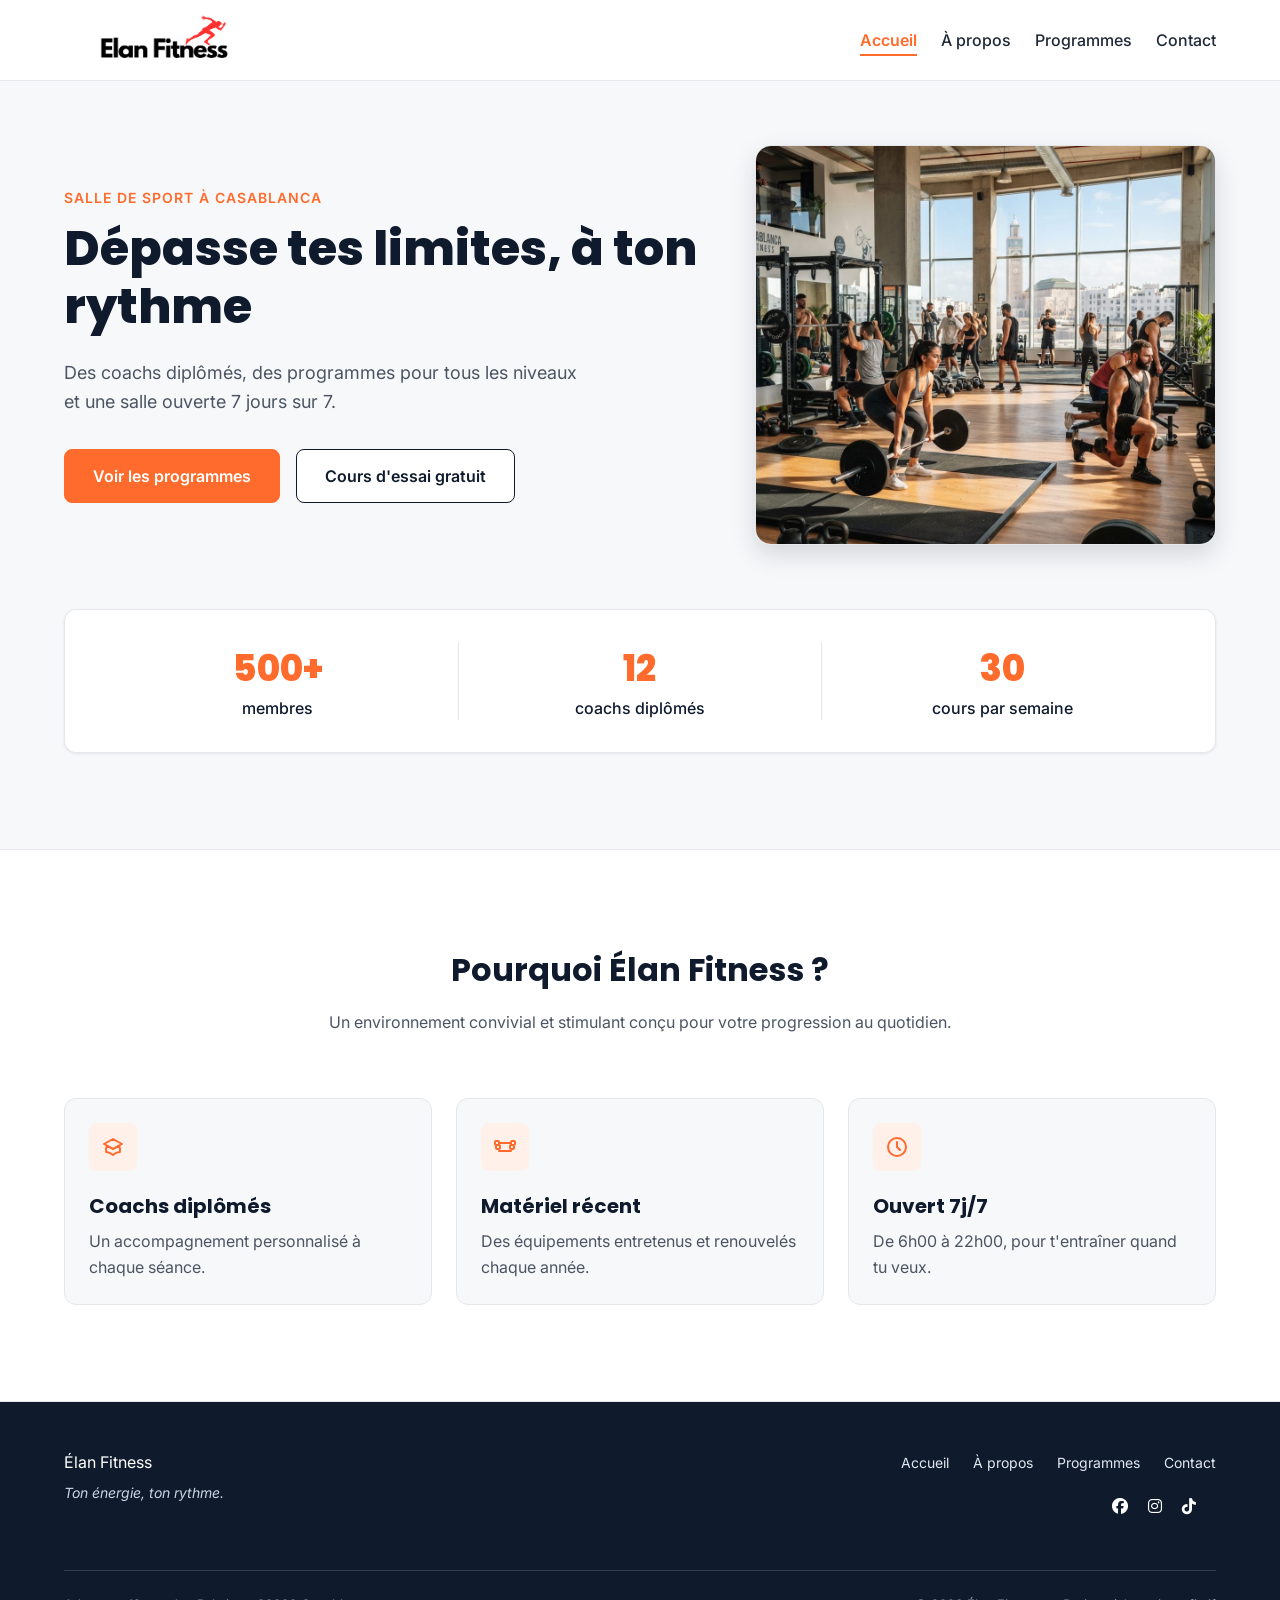
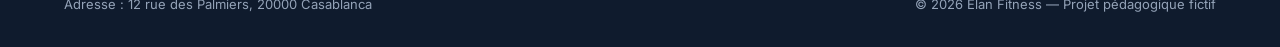
<file: index.html>
<!DOCTYPE html>
<html lang="fr">
<head>
  <meta charset="UTF-8">
  <meta name="keywords" content="Gym , Fitness , Training , Discount , Caoch ">
  <meta name="viewport" content="width=device-width, initial-scale=1">
  <meta name="description" content="Élan Fitness, salle de sport à Casablanca : musculation, yoga, cardio et boxe fitness avec des coachs diplômés. Réservez votre cours d'essai gratuit.">
  <title>Élan Fitness | Salle de sport à Casablanca</title>

  <link rel="preconnect" href="https://fonts.googleapis.com">
  <link rel="preconnect" href="https://fonts.gstatic.com" crossorigin>
  <link href="https://fonts.googleapis.com/css2?family=Inter:wght@400;500;600&family=Poppins:wght@600;700;800&display=swap" rel="stylesheet">
  <link rel="stylesheet" href="style.css">
</head>

<body>

  <header class="en-tete">
    <div class="conteneur en-tete-contenu">
      <a href="index.html" class="logo"><img src="img/Elan_Fitness.png" alt="Elan_Fitness"></a>

      <nav aria-label="Navigation principale">
        <ul class="menu">
          <li><a href="index.html" class="lien-actif">Accueil</a></li>
          <li><a href="about.html">À propos</a></li>
          <li><a href="program.html">Programmes</a></li>
          <li><a href="contact.html">Contact</a></li>
        </ul>
      </nav>
    </div>
  </header>

  <main>

    <section id="accueil" class="hero">
      <div class="conteneur">

        <div class="hero-contenu">
          <div class="hero-texte">
            <p class="sur-titre">Salle de sport à Casablanca</p>
            <h1>Dépasse tes limites, à ton rythme</h1>
            <p class="hero-description">
              Des coachs diplômés, des programmes pour tous les niveaux et une salle ouverte 7 jours sur 7.
            </p>
            <div class="boutons">
              <a href="program.html" class="bouton bouton-principal">Voir les programmes</a>
              <a href="contact.html" class="bouton bouton-secondaire">Cours d'essai gratuit</a>
            </div>
          </div>

          <img class="hero-image" src="img/hero.jpg" alt="Des personnes s'entraînent dans une salle de sport lumineuse à Casablanca">
        </div>

        <div class="chiffres">
          <div class="chiffre">
            <p class="chiffre-nombre">500+</p>
            <p>membres</p>
          </div>
          <div class="chiffre">
            <p class="chiffre-nombre">12</p>
            <p>coachs diplômés</p>
          </div>
          <div class="chiffre">
            <p class="chiffre-nombre">30</p>
            <p>cours par semaine</p>
          </div>
        </div>

      </div>
    </section>

    <section class="section section-blanche">
      <div class="conteneur">

        <div class="section-titre">
          <h2>Pourquoi Élan Fitness ?</h2>
          <p>Un environnement convivial et stimulant conçu pour votre progression au quotidien.</p>
        </div>

        <div class="cartes">
          <article class="carte carte-avantage">
            <div class="icone"><img src="img/icone-coach.svg" alt="icon de Coachs diplômés"> </div>
            <h3>Coachs diplômés</h3>
            <p>Un accompagnement personnalisé à chaque séance.</p>
          </article>

          <article class="carte carte-avantage">
            <div class="icone"><img src="img/icone-materiel.svg" alt="icon de Matériel récent"></div>
            <h3>Matériel récent</h3>
            <p>Des équipements entretenus et renouvelés chaque année.</p>
          </article>

          <article class="carte carte-avantage">
            <div class="icone"><img src="img/icone-horloge.svg" alt="icon de horloge"></div>
            <h3>Ouvert 7j/7</h3>
            <p>De 6h00 à 22h00, pour t'entraîner quand tu veux.</p>
          </article>
        </div>

      </div>
    </section>

  </main>

  <footer class="pied-de-page">
    <div class="conteneur">

      <div class="pied-haut">
        <div>
          <p class="logo logo-clair">
            Élan Fitness</p>
          <p class="slogan">Ton énergie, ton rythme.</p>

        </div>
       

        <nav aria-label="Navigation du pied de page">
          <ul class="menu menu-pied">
            <li><a href="index.html">Accueil</a></li>
            <li><a href="about.html">À propos</a></li>
            <li><a href="program.html">Programmes</a></li>
            <li><a href="contact.html">Contact</a></li>
          </ul>
           <div class="icons">
            <li><a href=""><i class="fa-brands fa-facebook"></i></a></li>
            <li><a href=""><i class="fa-brands fa-instagram""></i></a></li>
            <li><a href=""><i class="fa-brands fa-tiktok"></i></a></li>
          </div>
        </nav>         
      </div>

      <div class="pied-bas">
        <p>Adresse : 12 rue des Palmiers, 20000 Casablanca</p>
        <p>&copy; 2026 Élan Fitness — Projet pédagogique fictif</p>

      </div>

    </div>
  </footer>

</body>
</html>
</file>
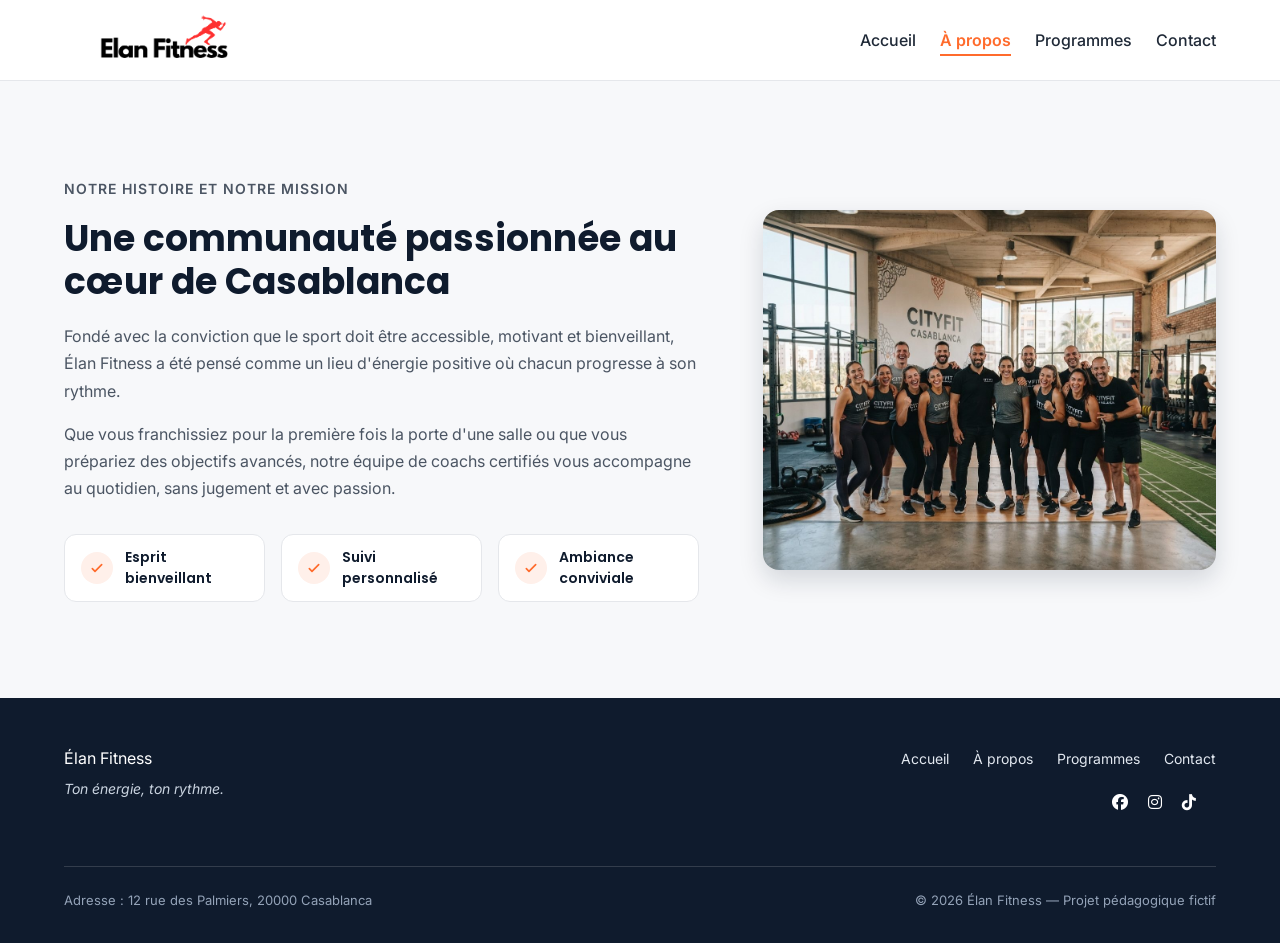
<file: about.html>
<!DOCTYPE html>
<html lang="fr">
<head>
  <meta charset="UTF-8">
  <meta name="viewport" content="width=device-width, initial-scale=1">
  <meta name="keywords" content="about us , a propos de nous , what is elan fitness">
  <meta name="description" content="Élan Fitness, salle de sport à Casablanca : musculation, yoga, cardio et boxe fitness avec des coachs diplômés. Réservez votre cours d'essai gratuit.">
  <title> A Propos De | Élan Fitness </title>

  <link rel="preconnect" href="https://fonts.googleapis.com">
  <link rel="preconnect" href="https://fonts.gstatic.com" crossorigin>
  <link href="https://fonts.googleapis.com/css2?family=Inter:wght@400;500;600&family=Poppins:wght@600;700;800&display=swap" rel="stylesheet">

  <link rel="stylesheet" href="style.css">
</head>
<body>
     <header class="en-tete">
    <div class="conteneur en-tete-contenu">
      <a href="index.html" class="logo"><img src="img/Elan_Fitness.png" alt="Elan_Fitness" width="200"></a>

      <nav aria-label="Navigation principale">
        <ul class="menu">
          <li><a href="index.html">Accueil</a></li>
          <li><a href="about.html" class="lien-actif">À propos</a></li>
          <li><a href="program.html">Programmes</a></li>
          <li><a href="contact.html">Contact</a></li>
        </ul>
      </nav>
    </div>
  </header>

  <section id="a-propos" class="section">
      <div class="conteneur apropos-contenu">

        <div class="apropos-texte">
          <p class="sur-titre">Notre histoire et notre mission</p>
          <h2>Une communauté passionnée au cœur de Casablanca</h2>
          <p>
            Fondé avec la conviction que le sport doit être accessible, motivant et bienveillant,
            Élan Fitness a été pensé comme un lieu d'énergie positive où chacun progresse à son rythme.
          </p>
          <p>
            Que vous franchissiez pour la première fois la porte d'une salle ou que vous prépariez des
            objectifs avancés, notre équipe de coachs certifiés vous accompagne au quotidien, sans
            jugement et avec passion.
          </p>

          <ul class="valeurs">
            <li class="valeur">
              <div class="icone icone-petite"><img src="img/icone-check.svg" alt=""></div>
              <span>Esprit bienveillant</span>
            </li>
            <li class="valeur">
              <div class="icone icone-petite"><img src="img/icone-check.svg" alt=""></div>
              <span>Suivi personnalisé</span>
            </li>
            <li class="valeur">
              <div class="icone icone-petite"><img src="img/icone-check.svg" alt=""></div>
              <span>Ambiance conviviale</span>
            </li>
          </ul>
        </div>

        <img class="apropos-image" src="img/equipe.jpg" alt="L'équipe de coachs d'Élan Fitness réunie dans la salle">

      </div>
    </section>

  <footer class="pied-de-page">
    <div class="conteneur">

      <div class="pied-haut">
        <div>
          <p class="logo logo-clair">
            Élan Fitness</p>
          <p class="slogan">Ton énergie, ton rythme.</p>

        </div>
       

        <nav aria-label="Navigation du pied de page">
          <ul class="menu menu-pied">
            <li><a href="index.html">Accueil</a></li>
            <li><a href="about.html">À propos</a></li>
            <li><a href="program.html">Programmes</a></li>
            <li><a href="contact.html">Contact</a></li>
          </ul>
           <div class="icons">
            <li><a href=""><i class="fa-brands fa-facebook"></i></a></li>
            <li><a href=""><i class="fa-brands fa-instagram""></i></a></li>
            <li><a href=""><i class="fa-brands fa-tiktok"></i></a></li>
          </div>
        </nav>         
      </div>

      <div class="pied-bas">
        <p>Adresse : 12 rue des Palmiers, 20000 Casablanca</p>
        <p>&copy; 2026 Élan Fitness — Projet pédagogique fictif</p>

      </div>

    </div>
  </footer>
</body>
</file>
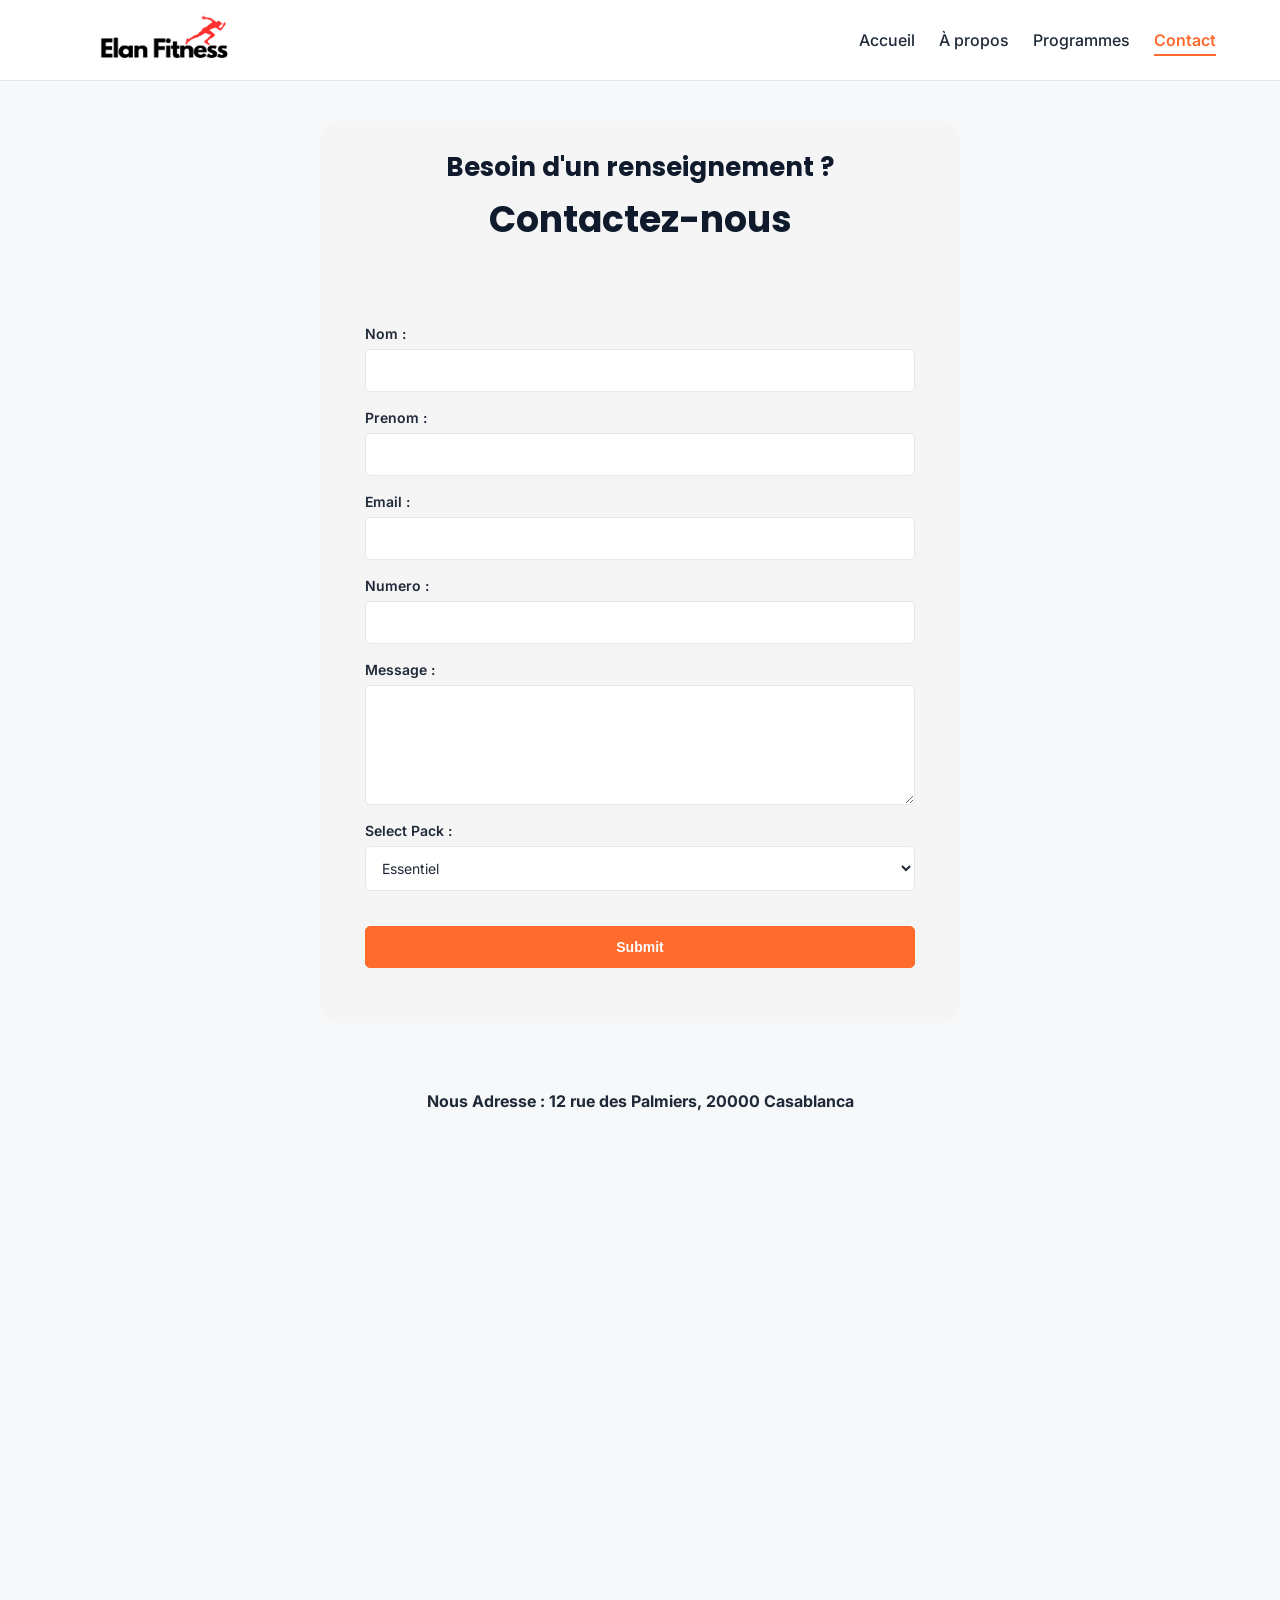
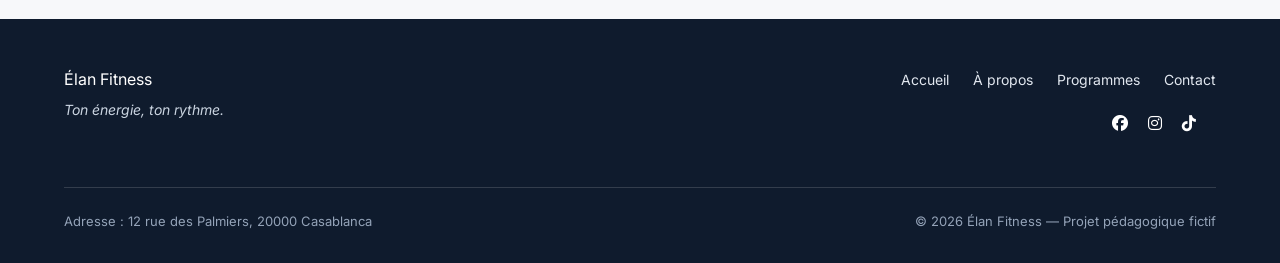
<file: contact.html>
<!DOCTYPE html>
<html lang="fr">
<head>
  <meta charset="UTF-8">
  <meta name="viewport" content="width=device-width, initial-scale=1">
  <meta name="description" content="Élan Fitness, salle de sport à Casablanca : musculation, yoga, cardio et boxe fitness avec des coachs diplômés. Réservez votre cours d'essai gratuit.">
  <title>Élan Fitness | Cantactez Nous</title>

  <link rel="preconnect" href="https://fonts.googleapis.com">
  <link rel="preconnect" href="https://fonts.gstatic.com" crossorigin>
  <link href="https://fonts.googleapis.com/css2?family=Inter:wght@400;500;600&family=Poppins:wght@600;700;800&display=swap" rel="stylesheet">
  <link rel="stylesheet" href="styleContact.css">
</head>

<body>

  <header class="en-tete">
    <div class="conteneur en-tete-contenu">
      <a href="index.html" class="logo"><img src="img/Elan_Fitness.png" alt="Elan_Fitness" width="200"></a>

      <nav aria-label="Navigation principale">
        <ul class="menu">
          <li><a href="index.html">Accueil</a></li>
          <li><a href="about.html">À propos</a></li>
          <li><a href="program.html">Programmes</a></li>
          <li><a href="contact.html" class="lien-actif">Contact</a></li>
        </ul>
      </nav>
    </div>
  </header>

  <section class="form-centent">
    <div class="centent">
      <div class="section-titre">
          <h3 class="h33">Besoin d'un renseignement ?</h3>
                  <h4 class="h44">Contactez-nous</h4>
      </div>
    <div class="inp">
      <form class="forms">
        <label>Nom :
          <input type="text" class="row" required >
        </label>
            <label>Prenom :
            <input type="text"  class="row">
          </label>
          <label>Email :
            <input type="email" class="row">
          </label>
          <label>Numero :
          <input type="number" class="row">
          </label>
          <label for="message">Message : 
            <textarea name="textarea" id="textarea" ></textarea>
          </label>

          <label>Select Pack :
        <select class="subs">
          <option>Essentiel</option>
          <option>Premium</option>
          <option>Duo</option>
        </select>
      </label>
        <button type="submit" class="submit">Submit</button>

        </form>
      </div>
    </div>
  </section>

  <section class="map">
    <div class="local">
      Nous Adresse : 12 rue des Palmiers, 20000 Casablanca 
    </div>
    <iframe src="https://www.google.com/maps/embed?pb=!1m16!1m12!1m3!1d6647.846677667634!2d-7.634709405708302!3d33.581339643351505!2m3!1f0!2f0!3f0!3m2!1i1024!2i768!4f13.1!2m1!1sAdresse%20%3A%2012%20rue%20des%20Palmiers%2C%2020000%20Casablanca!5e0!3m2!1sen!2sma!4v1791458393215!5m2!1sen!2sma" width="600" height="450" style="border:0;" allowfullscreen="" loading="lazy" referrerpolicy="strict-origin-when-cross-origin"></iframe>
  </section>


<footer class="pied-de-page">
    <div class="conteneur">

      <div class="pied-haut">
        <div>
          <p class="logo logo-clair">
            Élan Fitness</p>
          <p class="slogan">Ton énergie, ton rythme.</p>

        </div>
       

        <nav aria-label="Navigation du pied de page">
          <ul class="menu menu-pied">
            <li><a href="index.html">Accueil</a></li>
            <li><a href="about.html">À propos</a></li>
            <li><a href="program.html">Programmes</a></li>
            <li><a href="contact.html">Contact</a></li>
          </ul>
           <div class="icons">
            <li><a href=""><i class="fa-brands fa-facebook"></i></a></li>
            <li><a href=""><i class="fa-brands fa-instagram""></i></a></li>
            <li><a href=""><i class="fa-brands fa-tiktok"></i></a></li>
          </div>
        </nav>         
      </div>

      <div class="pied-bas">
        <p>Adresse : 12 rue des Palmiers, 20000 Casablanca</p>
        <p>&copy; 2026 Élan Fitness — Projet pédagogique fictif</p>

      </div>

    </div>
  </footer>
</body>
</file>
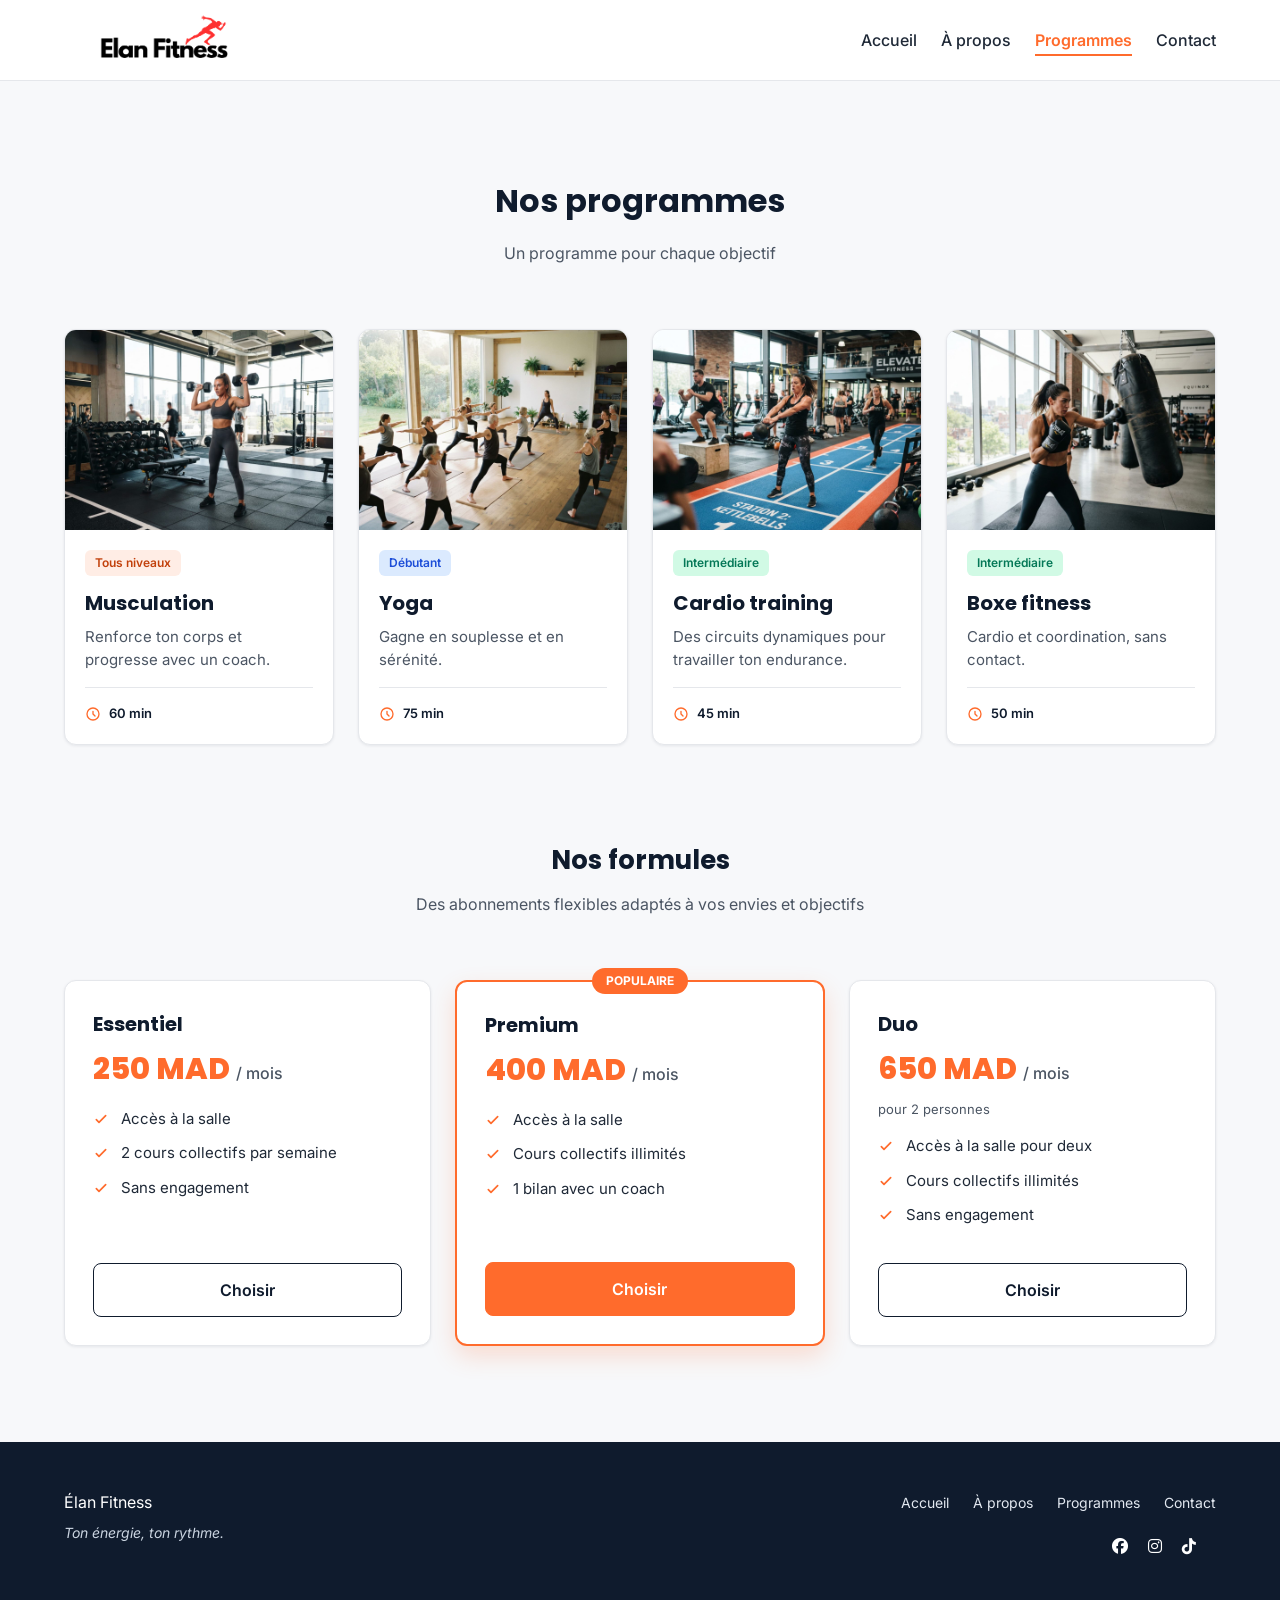
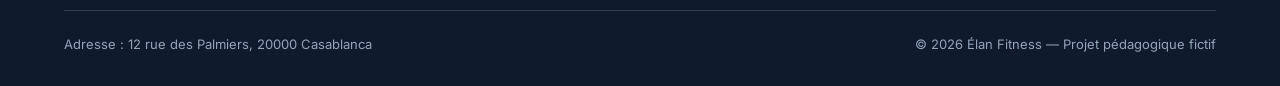
<file: program.html>
<!DOCTYPE html>
<html lang="fr">
<head>
  <meta charset="UTF-8">
  <meta name="viewport" content="width=device-width, initial-scale=1">
  <meta name="description" content="Élan Fitness, salle de sport à Casablanca : musculation, yoga, cardio et boxe fitness avec des coachs diplômés. Réservez votre cours d'essai gratuit.">
  <title>Élan Fitness | Nos Programmes</title>

  <link rel="preconnect" href="https://fonts.googleapis.com">
  <link rel="preconnect" href="https://fonts.gstatic.com" crossorigin>
  <link href="https://fonts.googleapis.com/css2?family=Inter:wght@400;500;600&family=Poppins:wght@600;700;800&display=swap" rel="stylesheet">

  <link rel="stylesheet" href="style.css">
</head>
<body>
     <header class="en-tete">
    <div class="conteneur en-tete-contenu">
      <a href="index.html" class="logo"><img src="img/Elan_Fitness.png" alt="Elan_Fitness" width="200"></a>

      <nav aria-label="Navigation principale">
        <ul class="menu">
          <li><a href="index.html">Accueil</a></li>
          <li><a href="about.html">À propos</a></li>
          <li><a href="program.html" class="lien-actif">Programmes</a></li>
          <li><a href="contact.html">Contact</a></li>
        </ul>
      </nav>
    </div>
  </header>
               
        

    <section id="programmes" class="section">
      <div class="conteneur">

        <div class="section-titre">
          <h2>Nos programmes</h2>
          <p>Un programme pour chaque objectif</p>
        </div>

        <div class="cartes">

          <article class="carte carte-programme">
            <img src="img/musculation.jpg" alt="Une sportive soulève des haltères dans l'espace musculation">
            <div class="programme-corps">
              <span class="etiquette etiquette-orange">Tous niveaux</span>
              <h3>Musculation</h3>
              <p>Renforce ton corps et progresse avec un coach.</p>
              <p class="duree"><img src="img/icone-duree.svg" alt="">60 min</p>
            </div>
          </article>

          <article class="carte carte-programme">
            <img src="img/yoga.jpg" alt="Un groupe pratique le yoga sur des tapis dans une salle lumineuse">
            <div class="programme-corps">
              <span class="etiquette etiquette-bleue">Débutant</span>
              <h3>Yoga</h3>
              <p>Gagne en souplesse et en sérénité.</p>
              <p class="duree"><img src="img/icone-duree.svg" alt="">75 min</p>
            </div>
          </article>

          <article class="carte carte-programme">
            <img src="img/cardio.jpg" class="imgs" alt="Des sportifs suivent un circuit de cardio training avec des kettlebells">
            <div class="programme-corps">
              <span class="etiquette etiquette-verte">Intermédiaire</span>
              <h3>Cardio training</h3>
              <p>Des circuits dynamiques pour travailler ton endurance.</p>
              <p class="duree"><img src="img/icone-duree.svg" alt="">45 min</p>
            </div>
          </article>

          <article class="carte carte-programme">
            <img src="img/boxe.jpg" alt="Une sportive frappe un sac de frappe pendant un cours de boxe fitness">
            <div class="programme-corps">
              <span class="etiquette etiquette-verte">Intermédiaire</span>
              <h3>Boxe fitness</h3>
              <p>Cardio et coordination, sans contact.</p>
              <p class="duree"><img src="img/icone-duree.svg" alt="">50 min</p>
            </div>
          </article>

        </div>

        <div class="formules">

          <div class="section-titre">
            <h3>Nos formules</h3>
            <p>Des abonnements flexibles adaptés à vos envies et objectifs</p>
          </div>

          <div class="cartes">

            <article class="carte formule">
              <h4>Essentiel</h4>
              <p class="prix">250 MAD <span>/ mois</span></p>
              <ul class="formule-liste">
                <li>Accès à la salle</li>
                <li>2 cours collectifs par semaine</li>
                <li>Sans engagement</li>
              </ul>
              <a href="contact.html" class="bouton bouton-secondaire">Choisir</a>
            </article>

            <article class="carte formule formule-populaire">
              <p class="badge-populaire">Populaire</p>
              <h4>Premium</h4>
              <p class="prix">400 MAD <span>/ mois</span></p>
              <ul class="formule-liste">
                <li>Accès à la salle</li>
                <li>Cours collectifs illimités</li>
                <li>1 bilan avec un coach</li>
              </ul>
              <a href="contact.html" class="bouton bouton-principal">Choisir</a>
            </article>

            <article class="carte formule">
              <h4>Duo</h4>
              <p class="prix">650 MAD <span>/ mois</span></p>
              <p class="prix-note">pour 2 personnes</p>
              <ul class="formule-liste">
                <li>Accès à la salle pour deux</li>
                <li>Cours collectifs illimités</li>
                <li>Sans engagement</li>
              </ul>
              <a href="contact.html" class="bouton bouton-secondaire">Choisir</a>
            </article>

          </div>
        </div>

      </div>
    </section>
    

<footer class="pied-de-page">
    <div class="conteneur">

      <div class="pied-haut">
        <div>
          <p class="logo logo-clair">
            Élan Fitness</p>
          <p class="slogan">Ton énergie, ton rythme.</p>

        </div>
       

        <nav aria-label="Navigation du pied de page">
          <ul class="menu menu-pied">
            <li><a href="index.html">Accueil</a></li>
            <li><a href="about.html">À propos</a></li>
            <li><a href="program.html">Programmes</a></li>
            <li><a href="contact.html">Contact</a></li>
          </ul>
           <div class="icons">
            <li><a href=""><i class="fa-brands fa-facebook"></i></a></li>
            <li><a href=""><i class="fa-brands fa-instagram""></i></a></li>
            <li><a href=""><i class="fa-brands fa-tiktok"></i></a></li>
          </div>
        </nav>         
      </div>

      <div class="pied-bas">
        <p>Adresse : 12 rue des Palmiers, 20000 Casablanca</p>
        <p>&copy; 2026 Élan Fitness — Projet pédagogique fictif</p>

      </div>

    </div>
  </footer>
</body>
</file>
<file: style.css>
@import url("https://cdnjs.cloudflare.com/ajax/libs/font-awesome/6.7.2/css/all.min.css");


* {
  box-sizing: border-box;
  margin: 0;
  padding: 0;
}

html {
  scroll-behavior: smooth;
}

body {
  font-family: "Inter", Arial, sans-serif;
  font-size: 16px;
  line-height: 1.5;
  color: #1F2937;
  background-color: #F7F8FA;
}

h1,
h2,
h3,
h4 {
  font-family: "Poppins", Arial, sans-serif;
  color: #0F1B2D;
}

a {
  color: inherit;
  text-decoration: none;
}

ul {
  list-style: none;
}

img {
  display: block;
  max-width: 100%;
  height: auto;
}

a:focus-visible,
button:focus-visible {
  outline: 3px solid #FF6B2C;
  outline-offset: 2px;
}

.conteneur {
  width: 100%;
  max-width: 1200px;
  margin: 0 auto;
  padding: 0 24px;
}

.section {
  padding: 96px 0;
}

.section-blanche {
  background-color: #FFFFFF;
  border-top: 1px solid #E5E7EB;
  border-bottom: 1px solid #E5E7EB;
}

.section-titre {
  max-width: 640px;
  margin: 0 auto 64px;
  text-align: center;
}

.section-titre h2 {
  font-size: 32px;
  margin-bottom: 16px;
}

.section-titre h3 {
  font-size: 26px;
  margin-bottom: 12px;
}

.section-titre p {
  color: #4B5563;
}

.sur-titre {
  font-size: 14px;
  font-weight: 600;
  color: #FF6B2C;
  text-transform: uppercase;
  letter-spacing: 1px;
  margin-bottom: 12px;
}



.bouton {
  display: inline-block;
  padding: 14px 28px;
  border-radius: 8px;
  font-size: 16px;
  font-weight: 600;
  text-align: center;
  cursor: pointer;
  transition: background-color 0.3s ease,
              transform 0.3s ease;
}

.bouton:hover {
  transform: translateY(-2px);
}

.bouton-principal {
  background-color: #FF6B2C;
  border: 1px solid #FF6B2C;
  color: #FFFFFF;
}

.bouton-principal:hover {
  background-color: #F05817;
}

.bouton-secondaire {
  background-color: #FFFFFF;
  border: 1px solid #0F1B2D;
  color: #0F1B2D;
}

.bouton-secondaire:hover {
  background-color: #F3F4F6;
}



.cartes {
  display: flex;
  gap: 24px;
}

.carte {
  flex: 1;
  min-width: 0;
  background-color: #FFFFFF;
  border: 1px solid #E5E7EB;
  border-radius: 12px;
  box-shadow: 0 1px 3px rgba(15, 27, 45, 0.08);
}

.icone {
  width: 48px;
  height: 48px;
  flex-shrink: 0;
  background-color: #FFF0EA;
  border-radius: 8px;
  display: flex;
  align-items: center;
  justify-content: center;
}

.icone img {
  width: 24px;
  height: 24px;
}

.icone-petite {
  width: 32px;
  height: 32px;
  border-radius: 50%;
}

.icone-petite img {
  width: 16px;
  height: 16px;
}



.en-tete {
  position: sticky;
  top: 0;
  z-index: 100;
  background-color: #FFFFFF;
  border-bottom: 1px solid #E5E7EB;
}

.en-tete-contenu {
  min-height: 80px;
  display: flex;
  align-items: center;
  justify-content: space-between;
  gap: 24px;
}

.logo {
  display: flex;
  align-items: center;
  flex-shrink: 0;
  width: 200;
}
.logo img{
  width: 200px;       
  height: auto;
}

.logo::after {
  display: inline-block;
  width: 10px;
  height: 10px;
  margin-left: 8px;
  background-color: #FF6B2C;
  border-radius: 50%;
}

.menu {
  display: flex;
  align-items: center;
  justify-content: flex-end;
  flex-wrap: wrap;
  gap: 24px;
}

.menu a {
  font-weight: 500;
  padding-bottom: 4px;
  border-bottom: 2px solid transparent;
}

.menu a:hover {
  color: #FF6B2C;
}

.menu .lien-actif {
  color: #FF6B2C;
  font-weight: 600;
  border-bottom-color: #FF6B2C;
}


.hero {
  padding: 64px 0 96px;
}

.hero-contenu {
  display: flex;
  align-items: center;
  gap: 48px;
}

.hero-texte {
  flex: 7;
  min-width: 0;
}

.hero-texte h1 {
  font-size: 48px;
  font-weight: 800;
  line-height: 1.2;
  margin-bottom: 24px;
}

.hero-description {
  max-width: 520px;
  font-size: 18px;
  line-height: 1.6;
  color: #4B5563;
  margin-bottom: 32px;
}

.boutons {
  display: flex;
  flex-wrap: wrap;
  gap: 16px;
}

.hero-image {
  flex: 5;
  min-width: 0;
  width: 100%;
  height: 400px;
  object-fit: cover;
  border-radius: 16px;
  border: 1px solid #E5E7EB;
  box-shadow: 0 10px 25px rgba(15, 27, 45, 0.15);
}



.chiffres {
  display: flex;
  margin-top: 64px;
  padding: 32px;
  background-color: #FFFFFF;
  border: 1px solid #E5E7EB;
  border-radius: 12px;
  box-shadow: 0 1px 3px rgba(15, 27, 45, 0.08);
}

.chiffre {
  flex: 1;
  text-align: center;
  font-weight: 500;
  color: #0F1B2D;
}

.chiffre + .chiffre {
  border-left: 1px solid #E5E7EB;
}

.chiffre-nombre {
  font-family: "Poppins", Arial, sans-serif;
  font-size: 36px;
  font-weight: 800;
  color: #FF6B2C;
}



.carte-avantage {
  padding: 24px;
  background-color: #F7F8FA;
  box-shadow: none;
}

.carte-avantage .icone {
  margin-bottom: 20px;
}

.carte-avantage h3 {
  font-size: 20px;
  margin-bottom: 8px;
}

.carte-avantage p {
  color: #4B5563;
  line-height: 1.6;
}



.apropos-contenu {
  display: flex;
  align-items: center;
  gap: 64px;
}

.apropos-texte {
  flex: 7;
  min-width: 0;
}

.apropos-texte h2 {
  font-size: 36px;
  line-height: 1.2;
  margin-bottom: 20px;
}

.apropos-texte p {
  color: #4B5563;
  line-height: 1.7;
  margin-bottom: 16px;
}

.valeurs {
  display: flex;
  flex-wrap: wrap;
  gap: 16px;
  margin-top: 32px;
}

.valeur {
  flex: 1;
  display: flex;
  align-items: center;
  gap: 12px;
  padding: 12px 16px;
  background-color: #FFFFFF;
  border: 1px solid #E5E7EB;
  border-radius: 12px;
  font-family: "Poppins", Arial, sans-serif;
  font-size: 14px;
  font-weight: 600;
  color: #0F1B2D;
}

.apropos-image {
  flex: 5;
  min-width: 0;
  width: 100%;
  height: 360px;
  object-fit: cover;
  border-radius: 16px;
  box-shadow: 0 10px 25px rgba(15, 27, 45, 0.15);
}



.carte-programme {
  display: flex;
  flex-direction: column;
  overflow: hidden;
}

.carte-programme > img {
  width: 100%;
  height: 200px;
  object-fit: cover;
}

.programme-corps {
  flex: 1;
  display: flex;
  flex-direction: column;
  padding: 20px;
}

.programme-corps h3 {
  font-size: 20px;
  margin-bottom: 8px;
}

.programme-corps p {
  font-size: 15px;
  color: #4B5563;
}

.programme-corps h3 + p {
  margin-bottom: 16px;
}

.etiquette {
  align-self: flex-start;
  padding: 4px 10px;
  margin-bottom: 12px;
  border-radius: 6px;
  font-size: 12px;
  font-weight: 600;
}

.etiquette-orange {
  background-color: #FFEDE5;
  color: #C2410C;
}

.etiquette-bleue {
  background-color: #DBEAFE;
  color: #1D4ED8;
}

.etiquette-verte {
  background-color: #D1FAE5;
  color: #047857;
}

.programme-corps .duree {
  display: flex;
  align-items: center;
  gap: 8px;
  margin-top: auto;
  padding-top: 16px;
  border-top: 1px solid #E5E7EB;
  font-size: 13px;
  font-weight: 600;
  color: #0F1B2D;
}

.duree img {
  width: 16px;
  height: 16px;
}



.formules {
  margin-top: 96px;
}

.formule {
  position: relative;
  display: flex;
  flex-direction: column;
  padding: 28px;
}

.formule h4 {
  font-size: 20px;
}

.prix {
  margin: 8px 0 16px;
  font-family: "Poppins", Arial, sans-serif;
  font-size: 30px;
  font-weight: 800;
  color: #FF6B2C;
}

.prix span {
  font-family: "Inter", Arial, sans-serif;
  font-size: 16px;
  font-weight: 500;
  color: #4B5563;
}

.prix-note {
  margin: -8px 0 16px;
  font-size: 13px;
  color: #4B5563;
}

.formule-liste {
  flex: 1;
  margin-bottom: 24px;
}

.formule-liste li {
  padding-left: 28px;
  margin-bottom: 12px;
  font-size: 15px;
  background-image: url("img/icone-check.svg");
  background-repeat: no-repeat;
  background-position: left center;
  background-size: 16px;
}

.formule .bouton {
  display: block;
}

.formule-populaire {
  border: 2px solid #FF6B2C;
  box-shadow: 0 10px 25px rgba(255, 107, 44, 0.2);
}

.badge-populaire {
  position: absolute;
  top: -14px;
  left: 50%;
  transform: translateX(-50%);
  padding: 4px 14px;
  background-color: #FF6B2C;
  border-radius: 999px;
  font-size: 12px;
  font-weight: 700;
  text-transform: uppercase;
  color: #FFFFFF;
  white-space: nowrap;
}



.socialmediaPara {
  display: flex;
  align-items: center;
  padding: 10px;
  font-size: 15px;
  color: red;
}

.icons {
  display: flex;
  flex-direction: row;
  align-items: center;
  justify-content: flex-end;
  flex-wrap: wrap;
  gap: 20px;
  list-style: none;
  padding: 20px;
}

.icons a {
  display: inline-flex;
  align-items: center;
  justify-content: center;
  transition: color 0.3s ease, transform 0.3s ease;
}

.icons a:hover {
  color: #FF6B2C;
  transform: translateY(-2px);
}



.pied-de-page {
  padding: 48px 0 32px;
  background-color: #0F1B2D;
  color: #FFFFFF;
}

.pied-haut {
  display: flex;
  justify-content: space-between;
  align-items: flex-start;
  gap: 32px;
  padding-bottom: 32px;
  border-bottom: 1px solid rgba(255, 255, 255, 0.15);
}

.logo-clair {
  color: #FFFFFF;
}

.slogan {
  margin-top: 8px;
  font-size: 14px;
  font-style: italic;
  color: #CBD5E1;
}

.menu-pied {
  gap: 24px;
}

.menu-pied a {
  font-size: 14px;
  font-weight: 400;
  color: #E2E8F0;
}

.menu-pied a:hover {
  color: #FF6B2C;
}

.pied-bas {
  display: flex;
  justify-content: space-between;
  gap: 24px;
  margin-top: 24px;
  font-size: 13px;
  color: #94A3B8;
}



@media screen and (max-width: 1023px) {
  .conteneur {
    padding-left: 20px;
    padding-right: 20px;
  }

  .en-tete-contenu {
    padding-top: 16px;
    padding-bottom: 16px;
    flex-wrap: wrap;
  }

  .menu {
    gap: 16px;
  }

  .hero-contenu {
    gap: 32px;
  }

  .hero-texte h1 {
    font-size: 38px;
  }

  .hero-image {
    height: 320px;
  }

  .section {
    padding: 72px 0;
  }

  .cartes {
    flex-wrap: wrap;
  }

  .cartes > .carte {
    flex: 1 1 calc(50% - 12px);
  }

  .apropos-contenu {
    gap: 32px;
  }

  .apropos-texte h2 {
    font-size: 30px;
  }

  .apropos-image {
    height: 320px;
  }

  .valeurs {
    flex-wrap: wrap;
  }

  .valeur {
    min-width: 0;
  }

  .formules {
    margin-top: 64px;
  }
}



@media screen and (max-width: 767px) {
  .conteneur {
    padding-left: 16px;
    padding-right: 16px;
  }

  .section {
    padding: 56px 0;
  }

  .section-titre {
    margin-bottom: 36px;
  }

  .section-titre h2 {
    font-size: 28px;
  }

  .section-titre h3 {
    font-size: 23px;
  }

  .en-tete-contenu {
    flex-direction: column;
    align-items: center;
    gap: 16px;
  }

  .logo {
    font-size: 22px;
  }

  .menu {
    width: 100%;
    justify-content: center;
    gap: 12px 18px;
  }

  .menu a {
    font-size: 14px;
  }

  /* Hero */
  .hero {
    padding: 48px 0 64px;
  }

  .hero-contenu {
    flex-direction: column;
    align-items: stretch;
    gap: 32px;
  }

  .hero-texte,
  .apropos-texte {
    width: 100%;
  }

  .hero-texte h1 {
    font-size: 32px;
    margin-bottom: 18px;
  }

  .hero-description {
    font-size: 16px;
    margin-bottom: 24px;
  }

  .boutons {
    flex-direction: column;
  }

  .bouton {
    width: 100%;
  }

  .hero-image {
    width: 100%;
    height: 260px;
  }

  .chiffres {
    flex-direction: column;
    gap: 20px;
    margin-top: 40px;
    padding: 24px;
  }

  .chiffre-nombre {
    font-size: 30px;
  }

  .chiffre + .chiffre {
    border-left: none;
    border-top: 1px solid #E5E7EB;
    padding-top: 20px;
  }

  .cartes {
    flex-direction: column;
    gap: 20px;
  }

  .cartes > .carte {
    flex: 1 1 auto;
    width: 100%;
  }

  .apropos-contenu {
    flex-direction: column;
    gap: 28px;
  }

  .apropos-texte h2 {
    font-size: 28px;
  }

  .apropos-image {
    width: 100%;
    height: 260px;
  }

  .valeurs {
    flex-direction: column;
    gap: 12px;
    margin-top: 24px;
  }

  .valeur {
    width: 100%;
  }

  .carte-programme > img {
    height: 190px;
  }

  .formules {
    margin-top: 48px;
  }

  .formule {
    padding: 24px;
  }

  .prix {
    font-size: 28px;
  }

  .pied-de-page {
    padding: 40px 0 24px;
  }

  .pied-haut,
  .pied-bas {
    flex-direction: column;
    align-items: flex-start;
    gap: 24px;
  }

  .menu-pied {
    justify-content: flex-start;
    flex-wrap: wrap;
    gap: 16px;
  }

  .icons {
    justify-content: flex-start;
    padding: 16px 0;
    gap: 16px;
  }

  .socialmediaPara {
    padding: 8px 0;
  }

  .pied-bas {
    margin-top: 20px;
  }
}

@media (prefers-reduced-motion: reduce) {
  html {
    scroll-behavior: auto;
  }

  *,
  *::before,
  *::after {
    transition-duration: 0.01ms !important;
    animation-duration: 0.01ms !important;
    animation-iteration-count: 1 !important;
  }
}
</file>
<file: styleContact.css>
@import url("https://cdnjs.cloudflare.com/ajax/libs/font-awesome/6.7.2/css/all.min.css");
@import url("style.css");



.centent {
  width: 50%;
  max-width: 700px;
  margin: 40px auto;
  padding: 30px;
  background-color: rgba(237, 235, 235, 0.24);
  border-radius: 20px;
}


.h33,
.h44 {
  font-size: 36px;
  line-height: 1.3;
  margin-bottom: 20px;
  text-align: center;
}



.forms {
  display: flex;
  flex-direction: column;
  gap: 15px;
}

label {
  display: flex;
  flex-direction: column;
  gap: 5px;
  font-weight: 600;
}


.row,
.subs,
textarea {
  width: 100%;
  padding: 12px;
  border: 1px solid #E5E7EB;
  border-radius: 5px;
  font-family: inherit;
  font-size: 14px;
  background-color: #FFFFFF;
  color: #1F2937;
  outline: none;
  transition: border-color 0.3s ease,
              box-shadow 0.3s ease;
}

.row:focus,
.subs:focus,
textarea:focus {
  border-color: #FF6B2C;
  box-shadow: 0 0 0 3px rgba(255, 107, 44, 0.15);
}

textarea {
  height: 120px;
  resize: vertical;
}


.inp {
  display: block;
  width: 100%;
  max-width: 100%;
  margin: 10px auto;
  padding: 15px;
  font-size: 14px;
  box-sizing: border-box;
}



.submit {
  display: block;
  width: 100%;
  margin-top: 20px;
  padding: 12px 25px;
  background-color: #FF6B2C;
  border: 1px solid #FF6B2C;
  color: #FFFFFF;
  border-radius: 5px;
  cursor: pointer;
  font-size: 14px;
  font-weight: 600;
  transition: background-color 0.3s ease,
              transform 0.3s ease;
}

.submit:hover {
  background-color: #F05817;
  transform: translateY(-2px);
}

.submit:focus-visible {
  outline: 3px solid #FF6B2C;
  outline-offset: 3px;
}



.map {
  display: flex;
  flex-direction: column;
  align-items: center;
  justify-content: center;
  gap: 20px;
  padding: 24px 2%;
}

.local {
  padding: 2px;
  margin-bottom: 10px;
  font-weight: bold;
  text-align: center;
}

iframe {
  display: block;
  width: 100%;
  max-width: 800px;
  min-height: 300px;
  border: none;
  border-radius: 20px;
}


.socialmediaPara {
  display: flex;
  align-items: center;
  padding: 10px;
  font-size: 15px;
  color: #FF6B2C;
}

.icons {
  display: flex;
  flex-direction: row;
  flex-wrap: wrap;
  align-items: center;
  justify-content: flex-end;
  gap: 20px;
  list-style: none;
  padding: 20px;
}

.icons a {
  display: inline-flex;
  align-items: center;
  justify-content: center;
  transition: color 0.3s ease,
              transform 0.3s ease;
}

.icons a:hover {
  color: #FF6B2C;
  transform: translateY(-2px);
}


.menu {
  transition: color 0.3s ease;
}

.menu a {
  transition: color 0.3s ease;
}

.menu a:hover {
  color: #FF6B2C;
}



@media screen and (max-width: 1023px) {
  .centent {
    width: 75%;
    padding: 25px;
  }

  .h33,
  .h44 {
    font-size: 32px;
  }

  .en-tete-contenu {
    height: auto;
    min-height: 80px;
    flex-direction: column;
    align-items: center;
    gap: 16px;
    padding-top: 16px;
    padding-bottom: 16px;
  }

  .menu {
    display: flex;
    flex-wrap: wrap;
    justify-content: center;
    gap: 16px;
  }

  .pied-haut,
  .pied-bas {
    flex-direction: column;
    align-items: flex-start;
    gap: 24px;
  }

  .menu-pied {
    flex-wrap: wrap;
  }

  .icons {
    justify-content: flex-start;
    padding: 20px 0;
  }
}



@media screen and (max-width: 767px) {
  .centent {
    width: 95%;
    margin: 25px auto;
    padding: 20px;
  }

  .h33,
  .h44 {
    font-size: 27px;
  }

  .forms {
    gap: 12px;
  }

  .row,
  .subs,
  textarea {
    font-size: 16px;
  }

  .submit {
    padding: 14px 20px;
  }

  .map {
    padding: 20px 0;
  }

  iframe {
    min-height: 250px;
  }

  .en-tete-contenu {
    width: 100%;
  }

  .menu {
    gap: 12px;
  }

  .icons {
    justify-content: center;
    gap: 18px;
  }

  .socialmediaPara {
    justify-content: center;
    text-align: center;
  }

  .pied-haut,
  .pied-bas {
    align-items: flex-start;
    gap: 20px;
  }
}
</file>
